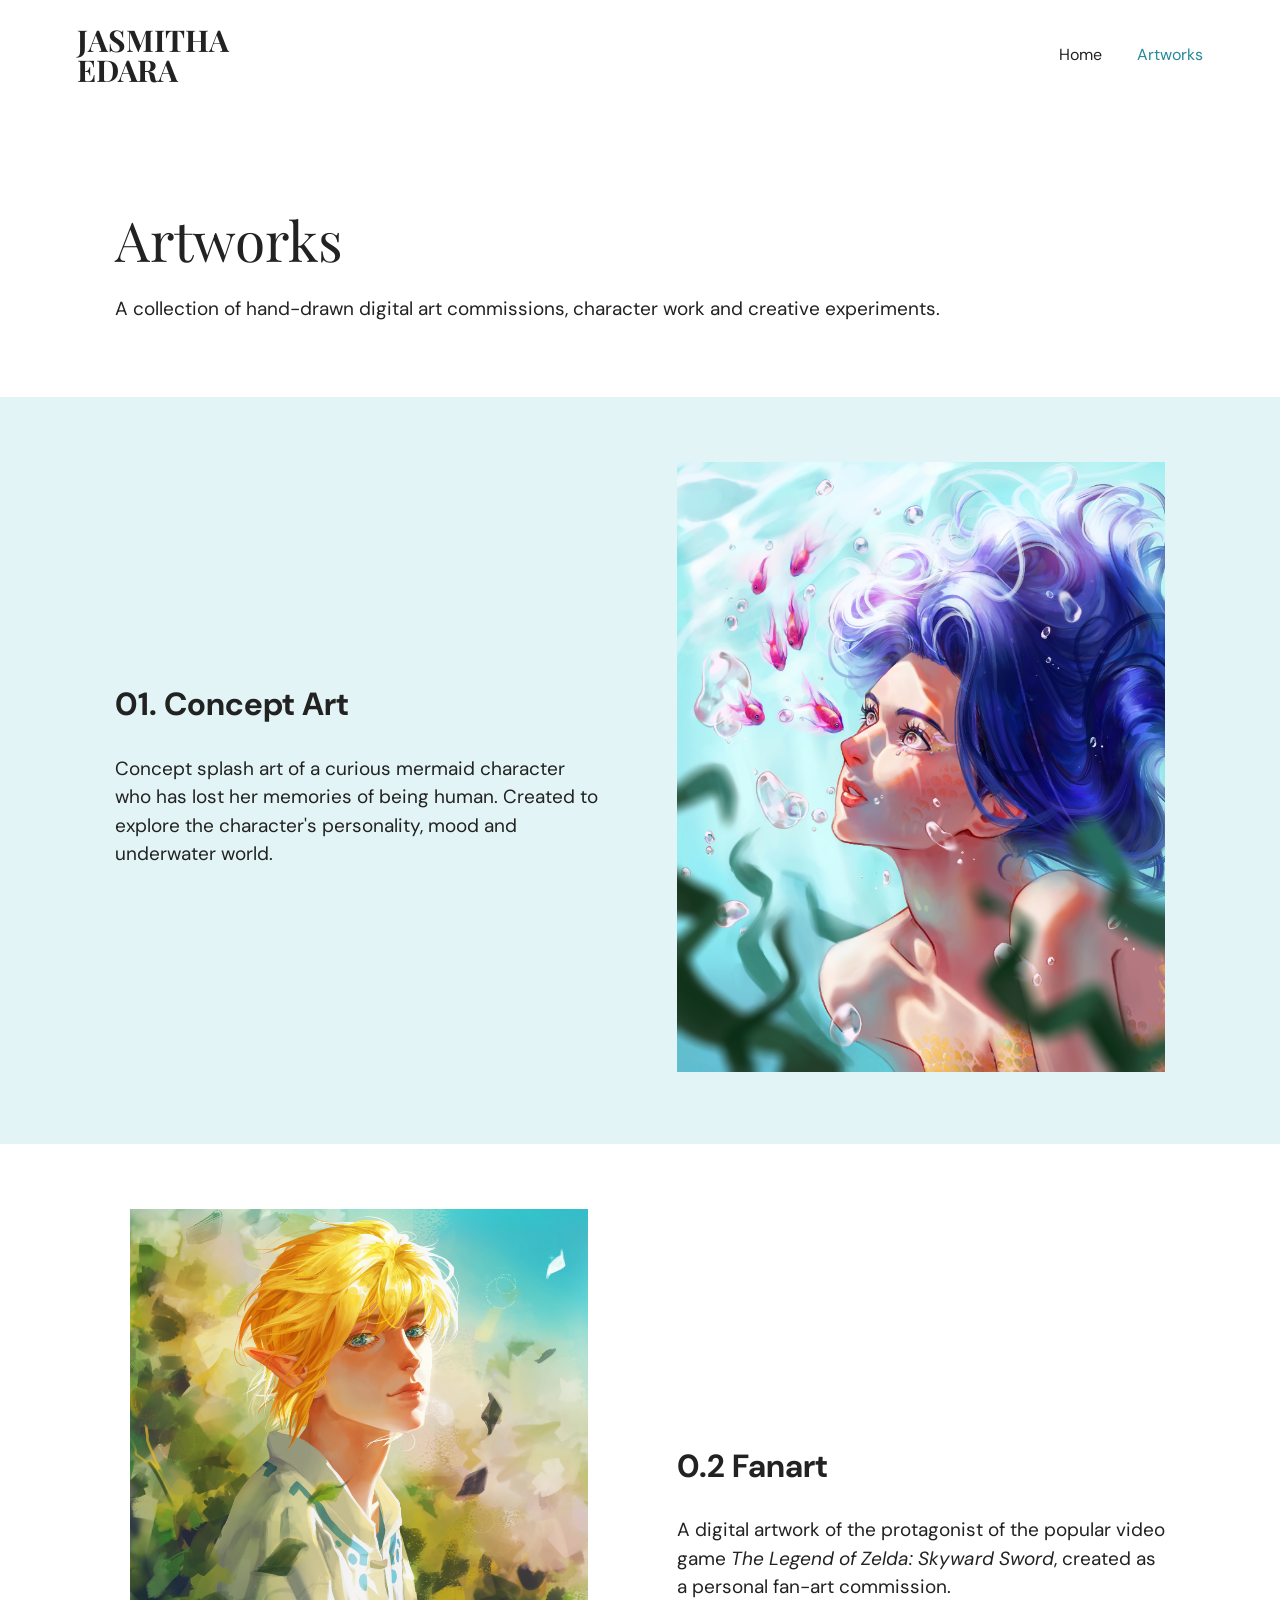
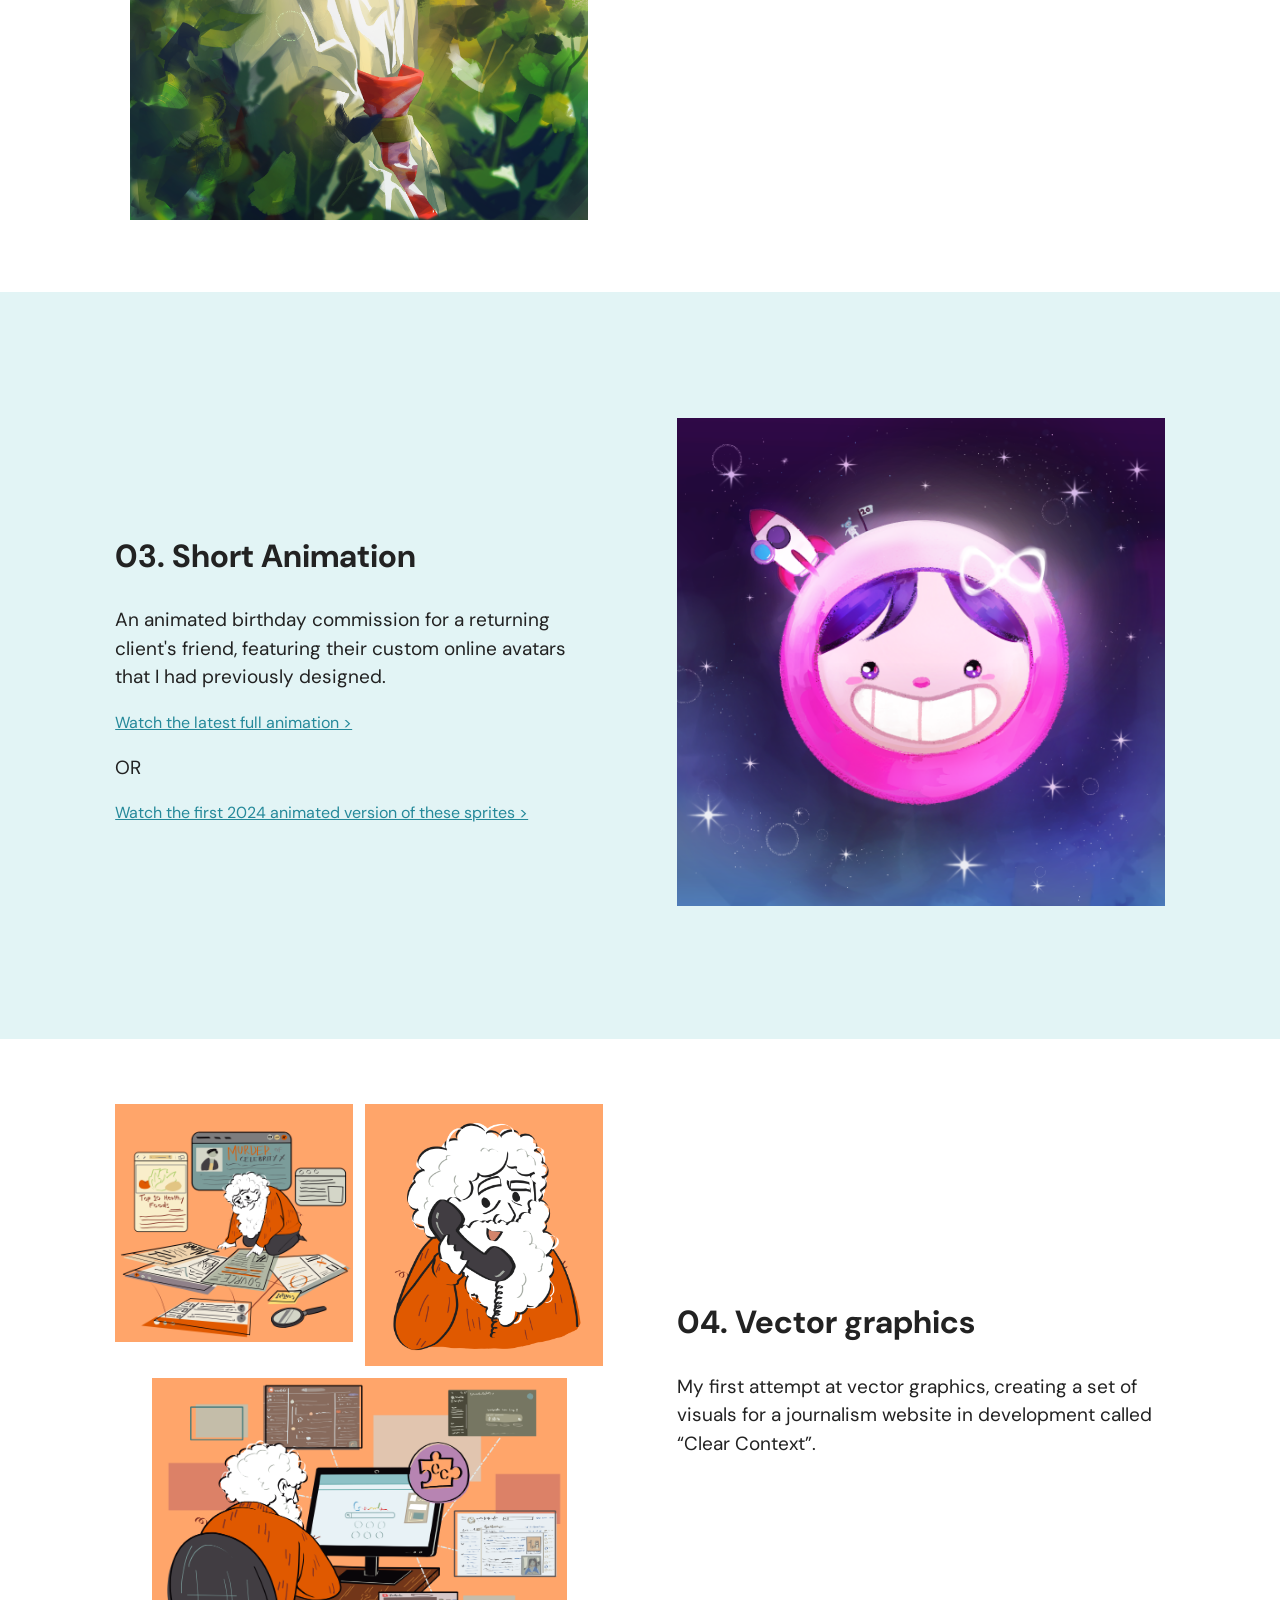
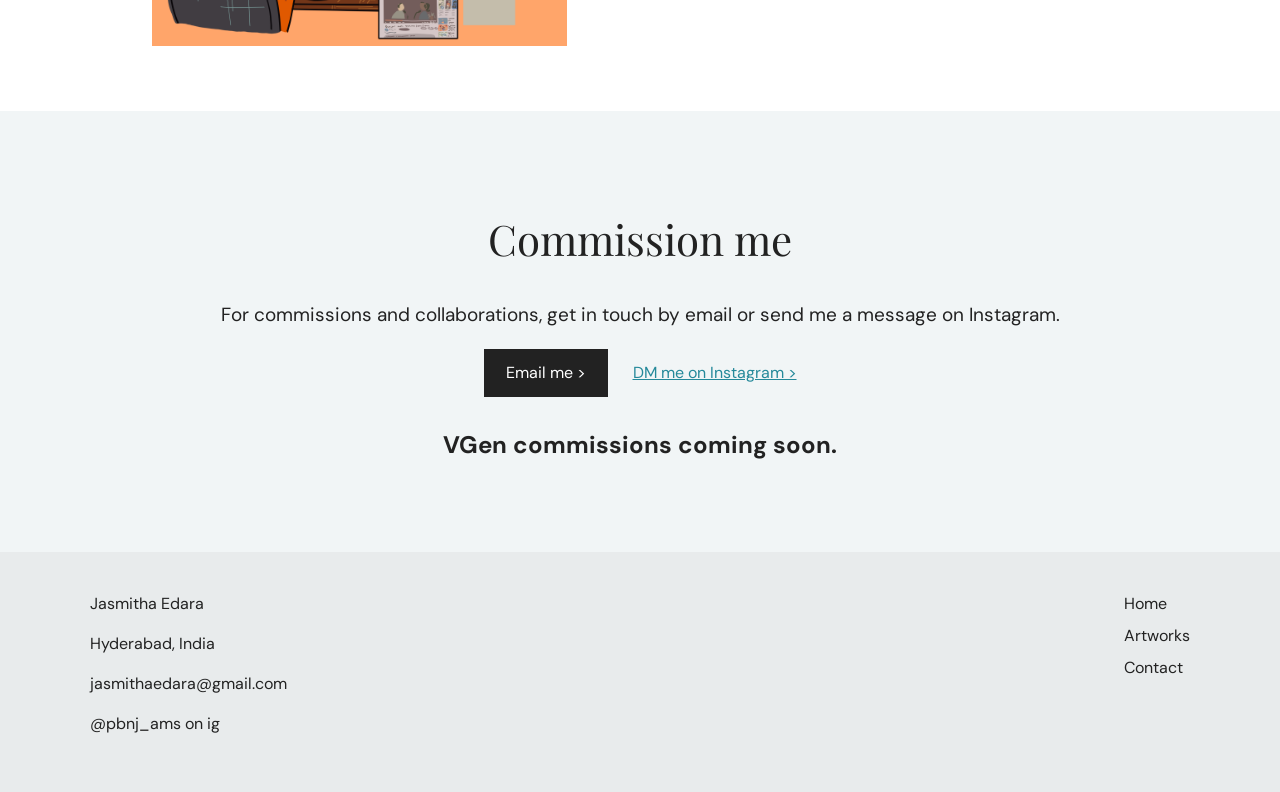
<file: artworks_page.html>
<!DOCTYPE html>
<html lang="en">
<head>
    <meta charset="UTF-8">
    <meta name="viewport" content="width=device-width, initial-scale=1.0">
    <title>Resume Artworks Page</title>
    <link rel="preconnect" href="https://fonts.googleapis.com">
    <link rel="preconnect" href="https://fonts.gstatic.com" crossorigin>
    <link href="https://fonts.googleapis.com/css2?family=DM+Sans:wght@400;500;700&family=Playfair+Display:wght@700;800&display=swap" rel="stylesheet">
    <link rel="stylesheet" href="cssstyles.css">
</head>
<body>
    <nav class="nav-bar">
        <a class="my-name" href="index.html">JASMITHA
            <br>EDARA</a>
        <div class="nav-links">
            <a href="index.html">Home</a>
            <a class="active" href="artworks_page.html">Artworks</a>
        </div>
    </nav>

    <main>
        <header id="artworks-intro" class="page-intro">
            <h1>Artworks</h1>
            <p>A collection of hand-drawn digital art commissions, character work and creative experiments.</p>
        </header>

        <section class="artwork-row artwork-blue">
            <div class="artwork-copy">
                <h2>01. Concept Art</h2>
                <p>Concept splash art of a curious mermaid character who has lost her memories of being human. Created to explore the character's personality, mood and underwater world.</p>
            </div>
            <div class="artwork-image">
                <img src="./Images/UW Study fc.png" alt="Mermaid character concept artwork">
            </div>
        </section>

        <section class="artwork-row artwork-white reverse">
            <div class="artwork-copy">
                <h2>0.2 Fanart</h2>
                <p>A digital artwork of the protagonist of the popular video game <em>The Legend of Zelda: Skyward Sword</em>, created as a personal fan-art commission.</p>
            </div>
            <div class="artwork-image">
                <img src="./Images/linksbluebday1.png" alt="The Legend of Zelda Skyward Sword artwork">
            </div>
        </section>

        <section class="artwork-row artwork-blue">
            <div class="artwork-copy">
                <h2>03. Short Animation</h2>
                <p>An animated birthday commission for a returning client's friend, featuring their custom online avatars that I had previously designed.</p>
                <a class="text-link" href="https://drive.google.com/file/d/1KJQoiYlZv8KYkwk2SIhAXGOALU_Sj-td/view?usp=sharing" alt="">Watch the latest full animation ></a>
                <p>OR</p>
                <a class="text-link" href="https://drive.google.com/file/d/1woaco_djk_aWVVucNKSU8_0RJ239plxT/view?usp=sharing" alt="">Watch the first 2024 animated version of these sprites ></a>
            </div>
            <div class="artwork-image">
                <a href="https://drive.google.com/file/d/1KJQoiYlZv8KYkwk2SIhAXGOALU_Sj-td/view?usp=sharing" alt="animatiion-gdrive-redirect">
                    <img src="./Images/puchkie20final2.png" alt="bdaycomm1">
                </a>
            </div>
        </section>

        <section class="artwork-row artwork-white reverse clear-context-row">
            <div class="artwork-copy">
                <h2>04. Vector graphics</h2>
                <p>My first attempt at vector graphics, creating a set of visuals for a journalism website in development called “Clear Context”.</p>
            </div>
            <div class="clear-context-images">
                <img src="./Images/clearcontext1.png" alt="clear-context1">
                <img src="./Images/clearcontext_2.png" alt="clear-context2">
                <img src="./Images/clearcontext3.png" alt="clear-context3">
            </div>
        </section>

        <section class="commission-cta" id="commission">
            <h2>Commission me</h2>
            <p>For commissions and collaborations, get in touch by email or send me a message on Instagram.</p>
            <div class="contact-actions">
                <a class="button-link button-dark" href="mailto:jasmithaedara@gmail.com">Email me ></a>
                <a class="text-link" href="https://www.instagram.com/pbnj_ams/" target="_blank">DM me on Instagram ></a>
            </div>
            <p class="contact-note">VGen commissions coming soon.</p>
        </section>
    </main>

    <footer class="site-footer" id="site-footer">
        <div class="footer-contact">
            <a class="footer-name" href="index.html">Jasmitha Edara</a>
            <p>Hyderabad, India</p>
            <p><a href="mailto:jasmithaedara@gmail.com">jasmithaedara@gmail.com</a></p>
            <p><a href="https://www.instagram.com/pbnj_ams/" target="_blank">@pbnj_ams on ig</a></p>
        </div>
        <div class="footer-nav">
            <a href="index.html">Home</a>
            <a href="artworks_page.html">Artworks</a>
            <a href="mailto:jasmithaedara@gmail.com">Contact</a>
        </div>
    </footer>
</body>
</html>
</file>
<file: cssstyles.css>
/* Basic styles */
body {
  margin: 0;
  font-family: "DM Sans", Arial, sans-serif;
  color: #222;
  line-height: 1.5;
}
img {
  max-width: 100%;
}
a {
  color: inherit;
  text-decoration: none;
}
h2 {
  font-size: 28px;
}

/* navigtion bar */
.nav-bar {
  display: flex;
  justify-content: space-between;
  align-items: center;
  padding: 25px 6%;
}
.my-name {
  font:
    bold 30px/1 "Playfair Display",
    Georgia,
    serif;
}
.nav-links {
  display: flex;
  gap: 35px;
}
.nav-links a:hover,
.nav-links .active {
  color: #25899a;
}

/* Home page */
#first {
  display: flex;
  align-items: center;
  gap: 5%;
  padding-left: 6%;
}
#first h1 {
  width: 50%;
  color: #25899a;
  font:
    48px/1.2 "Playfair Display",
    Georgia,
    serif;
}
#first-image {
  width: 50%;
}
#first-image img {
  width: 100%;
  height: 500px;
  object-fit: cover;
}

#about {
  display: grid;
  grid-template-columns: 1fr 1.3fr 1fr;
  gap: 30px;
  align-items: center;
  padding: 70px 7%;
  background: #f1f5f6;
}
#about > img {
  width: 100%;
  height: 350px;
  object-fit: cover;
}
.skills-panel {
  border-left: 1px solid #cbd9dc;
  padding-left: 25px;
}
.skill-list {
  padding-left: 20px;
}
.skill-list li {
  margin-bottom: 8px;
}
.software-list {
  display: flex;
  align-items: center;
  gap: 15px;
}
.software-list img {
  width: 45px;
  height: 45px;
  object-fit: contain;
}

#background {
  display: flex;
  gap: 7%;
  padding: 70px 8%;
  background: #dff3f5;
}
#background > img {
  width: 50%;
  object-fit: cover;
}
.goals-copy {
  width: 50%;
}
.goal-group h3 {
  margin-bottom: 5px;
}

#home-links {
  display: flex;
  gap: 8%;
  padding: 70px 9%;
}
.instagram-cta,
.artworks-prompt {
  width: 50%;
}
.instagram-stats {
  display: flex;
  gap: 30px;
  margin: 20px 0;
}
.instagram-stats div {
  display: flex;
  flex-direction: column;
}
.instagram-stats strong {
  color: #25899a;
  font-size: 28px;
}
.button-link {
  display: inline-block;
  padding: 12px 22px;
  color: white;
  background: #25899a;
}
.button-dark {
  background: #222;
}

/* Artworks page */
#artworks-intro {
  padding: 55px 9%;
}
#artworks-intro h1 {
  margin-bottom: 10px;
  font:
    55px "Playfair Display",
    Georgia,
    serif;
}
.page-intro p,
.artwork-copy p,
.commission-cta p {
  font-size: 19px;
}
.artwork-row {
  display: grid;
  grid-template-columns: 1fr 1fr;
  align-items: center;
  gap: 7%;
  padding: 65px 9%;
}
.artwork-blue {
  background: #e2f4f5;
}
.artwork-row.reverse .artwork-copy {
  order: 2;
}
.artwork-row.reverse .artwork-image,
.artwork-row.reverse .clear-context-images {
  order: 1;
}
.artwork-copy h2 {
  font-size: 32px;
}
.artwork-image img {
  width: 100%;
  aspect-ratio: 4 / 5;
  object-fit: contain;
}
.clear-context-images {
  display: grid;
  grid-template-columns: 1fr 1fr;
  gap: 12px;
}
.clear-context-images img {
  width: 100%;
  object-fit: contain;
}
.clear-context-images img:nth-child(3) {
  grid-column: 1 / 3;
  width: 85%;
  justify-self: center;
}
.text-link {
  color: #25899a;
  text-decoration: underline;
}

#commission {
  padding: 65px 8%;
  text-align: center;
  background: #f1f5f6;
}
#commission h2 {
  font:
    42px "Playfair Display",
    Georgia,
    serif;
}
.contact-actions {
  display: flex;
  justify-content: center;
  align-items: center;
  gap: 25px;
}
.contact-note {
  margin-top: 30px;
  font-size: 24px !important;
  font-weight: bold;
}

/* Footer */
#site-footer {
  display: flex;
  justify-content: space-between;
  padding: 40px 7%;
  background: #e8ebec;
}
#footer-name {
  font-weight: bold;
}
.footer-nav {
  display: flex;
  flex-direction: column;
  gap: 8px;
}

/* Phone layout */
@media (max-width: 550px) {
  .nav-bar,
  #first,
  #background,
  #home-links,
  #site-footer {
    flex-direction: column;
    align-items: flex-start;
  }
  .nav-links {
    width: 100%;
    justify-content: space-between;
    margin-top: 15px;
  }
  #first {
    padding: 30px 6%;
  }
  #first h1,
  #first-image,
  #background > img,
  .goals-copy,
  .instagram-cta,
  .artworks-prompt {
    width: 100%;
  }
  #first-image img {
    height: 320px;
  }
  #about {
    display: flex;
    flex-direction: column;
    align-items: stretch;
    padding: 45px 7%;
  }
  #about > img {
    height: 300px;
  }
  .skills-panel {
    border-top: 1px solid #cbd9dc;
  }
  #background,
  #home-links {
    padding: 45px 7%;
  }
  #background > img {
    height: 300px;
  }
  .artworks-prompt {
    margin-top: 25px;
  }
  #artworks-intro {
    padding: 40px 7%;
  }
  #artworks-intro h1 {
    font-size: 42px;
  }
  .artwork-row {
    display: flex;
    flex-direction: column;
    align-items: stretch;
    padding: 45px 7%;
  }

  .contact-actions {
    flex-direction: column;
  }
  #site-footer {
    gap: 25px;
    padding: 35px 7%;
  }
}
</file>
